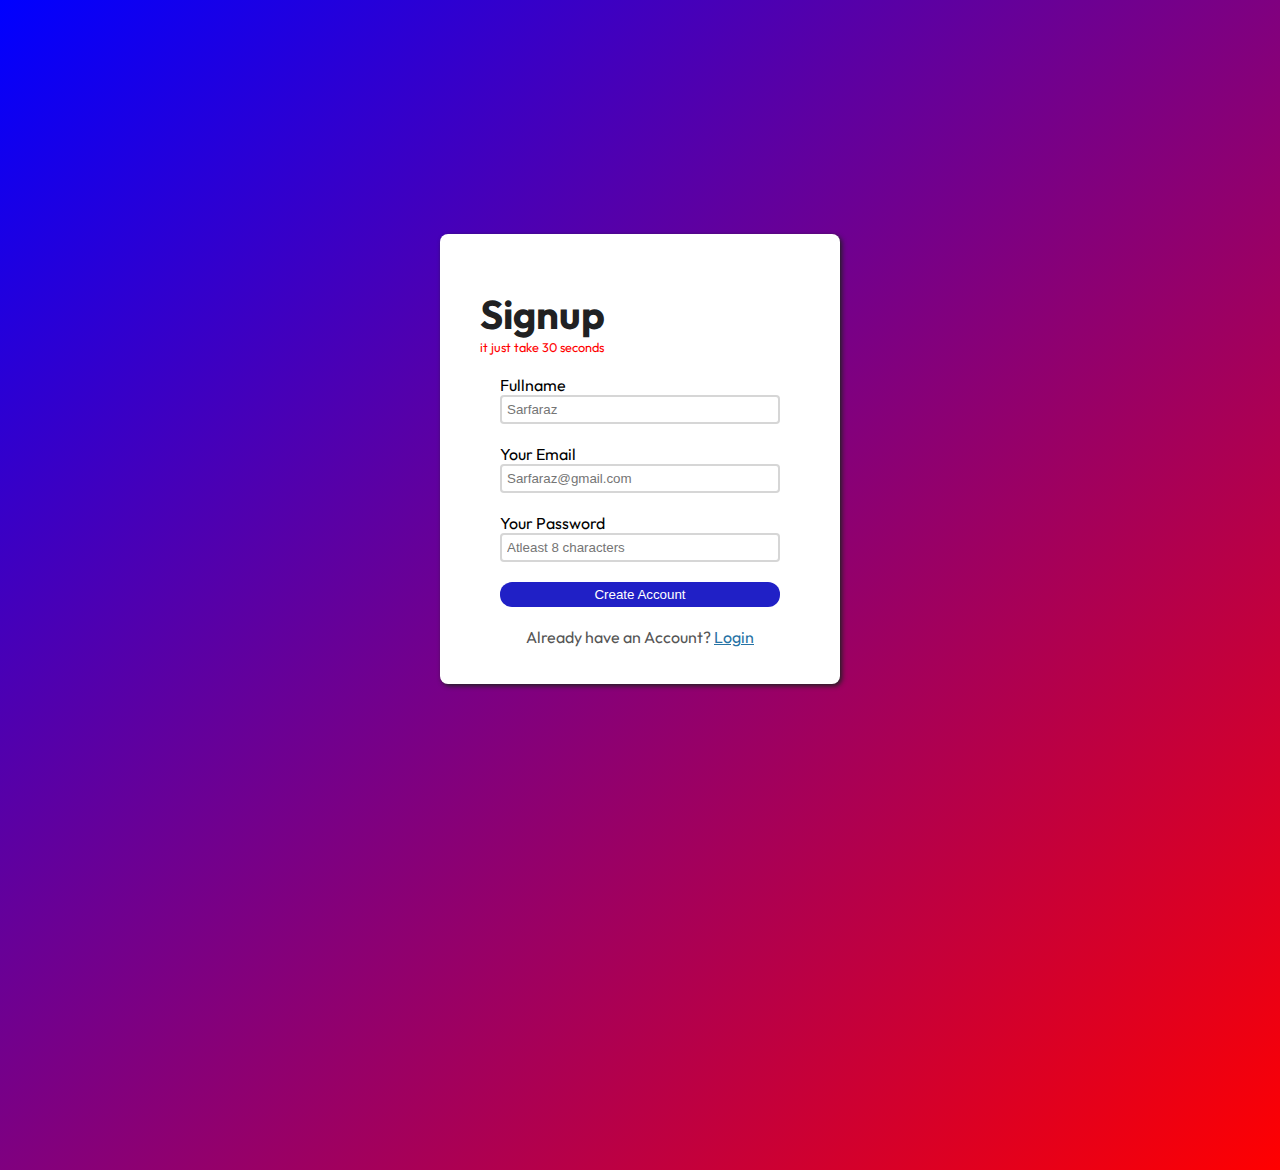
<file: Sign-up-page/Index.html>
<!DOCTYPE html>
<html lang="en">
<head>
    <meta charset="UTF-8">
    <meta name="viewport" content="width=device-width, initial-scale=1.0">
    <title>Sign up </title>
    <link rel="stylesheet" href="Index.css">
</head>
<body>
    <div class="outer-box">
        <div class="inner-box">
            <header class="signup-header">
                <h1>Signup</h1>
                <p>it just take 30 seconds</p>
            </header>
            <main class="signup-body">
                <form action="fill.html">
                    <p>
                        <label for="fullname">Fullname</label>
                        <input type="text" id="fullname" placeholder="Sarfaraz" required>
                    </p>

                    <p>
                        <label for="email">Your Email</label>
                        <input type="text" id="email" placeholder="Sarfaraz@gmail.com" required>
                    </p>

                    <p>
                        <label for="Password"> Your Password</label>
                        <input type="text" id="Password" placeholder="Atleast 8 characters" required>
                    </p>

                    <p>
                        <input  type="submit" id="submit" value="Create Account" required>
                    </p>
                </form>
            </main>

            <footer class="signup-footer">
                <p>Already have an Account? <a href="#">Login</a></p>
            </footer>
        </div>
    </div>

</body>
</html>
</file>
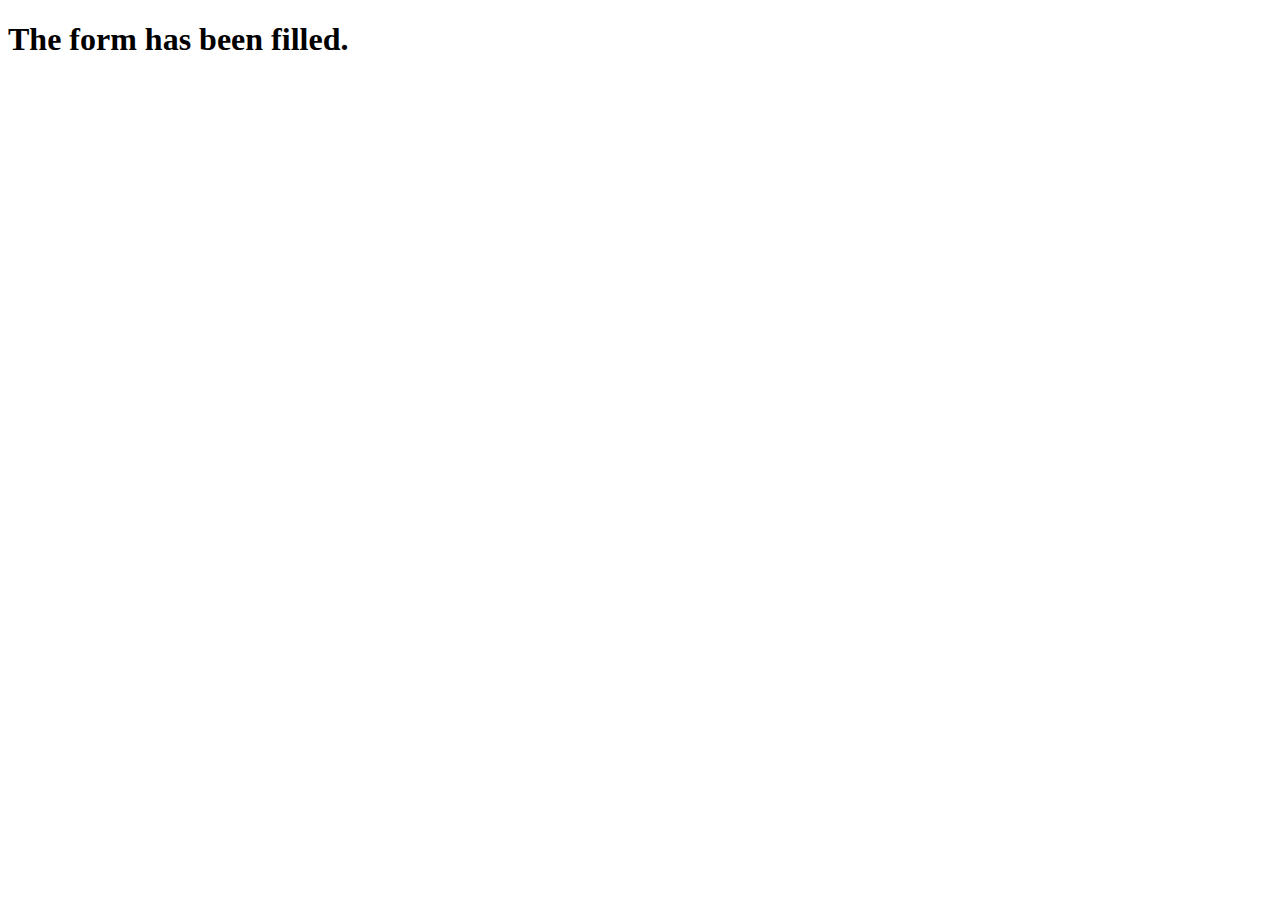
<file: Sign-up-page/fill.html>
<!DOCTYPE html>
<html lang="en">
<head>
    <meta charset="UTF-8">
    <meta name="viewport" content="width=device-width, initial-scale=1.0">
    <title>Document</title>
</head>
<body>
    <h1>The form has been filled.</h1>
</body>
</html>
</file>
<file: Sign-up-page/Index.css>
@import url('https://fonts.googleapis.com/css2?family=Cedarville+Cursive&family=Edu+AU+VIC+WA+NT+Arrows:wght@400..700&family=Italianno&family=Lato:ital,wght@0,100;0,300;0,400;0,700;0,900;1,100;1,300;1,400;1,700;1,900&family=Outfit:wght@100..900&display=swap');
*{
    margin: 0;
    padding: 0;
    box-sizing: border-box;
body{
    font-family: "Outfit", serif;
    display: flex;
}

}
#submit{
    cursor: pointer;
    background-color: rgb(32, 32, 198);
    border-radius: 12px;
    border: none;
    color: white;
}

#submit:hover{
    background-color: blue;
}

.outer-box{
    display: flex;
    width: 130vw;
    height: 130vh;
    background: linear-gradient(to top left,red,blue );
}

.inner-box{
    width: 400px;
    height: 450px;
    margin: 0 auto;
    position: relative;
    top: 20%;
    padding: 20px 40px;
    background-color: white;
    border-radius: 8px;
    box-shadow: 2px 2px 5px #212122;
}

.signup-header, .signup-body, .signup-footer{
    position:relative;
    top: 35px;
}
h1{
    font-size: 2.5rem;
    color: #212122;
}

.signup-header p{
    color: red;
    font-size: 0.8rem;
}

.signup-body p{
    margin: 20px;
}

.signup-body p label{
    display: block;
}

.signup-body p input{
    border-radius: 4px;
    width: 100%;
    padding: 5px;
    border: 2px solid #cccc;
}

.signup-footer{
    color: #555;
    text-align: center;
}

.signup-footer a{
    color:#2773a5 ;
}

@media(width<=420px){
    .inner-box{
        width: 90%; 
    }
}
</file>
